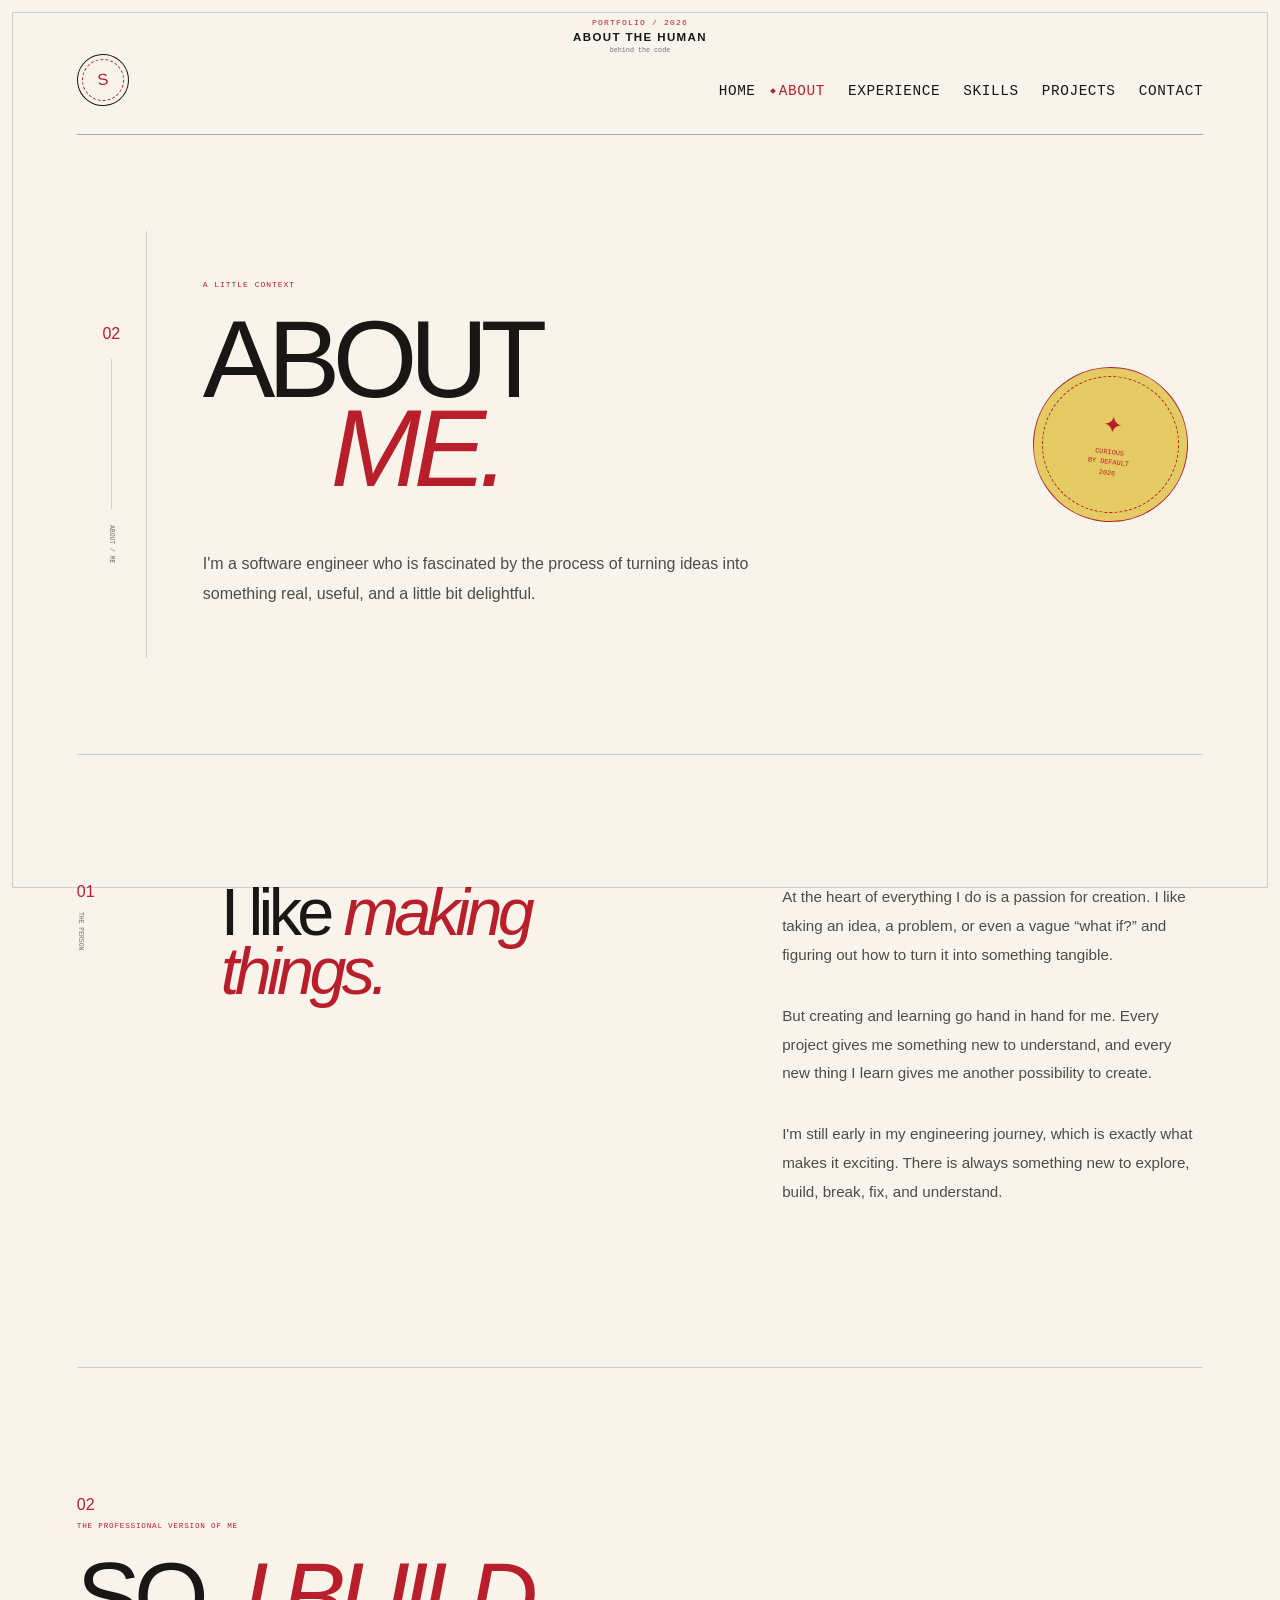
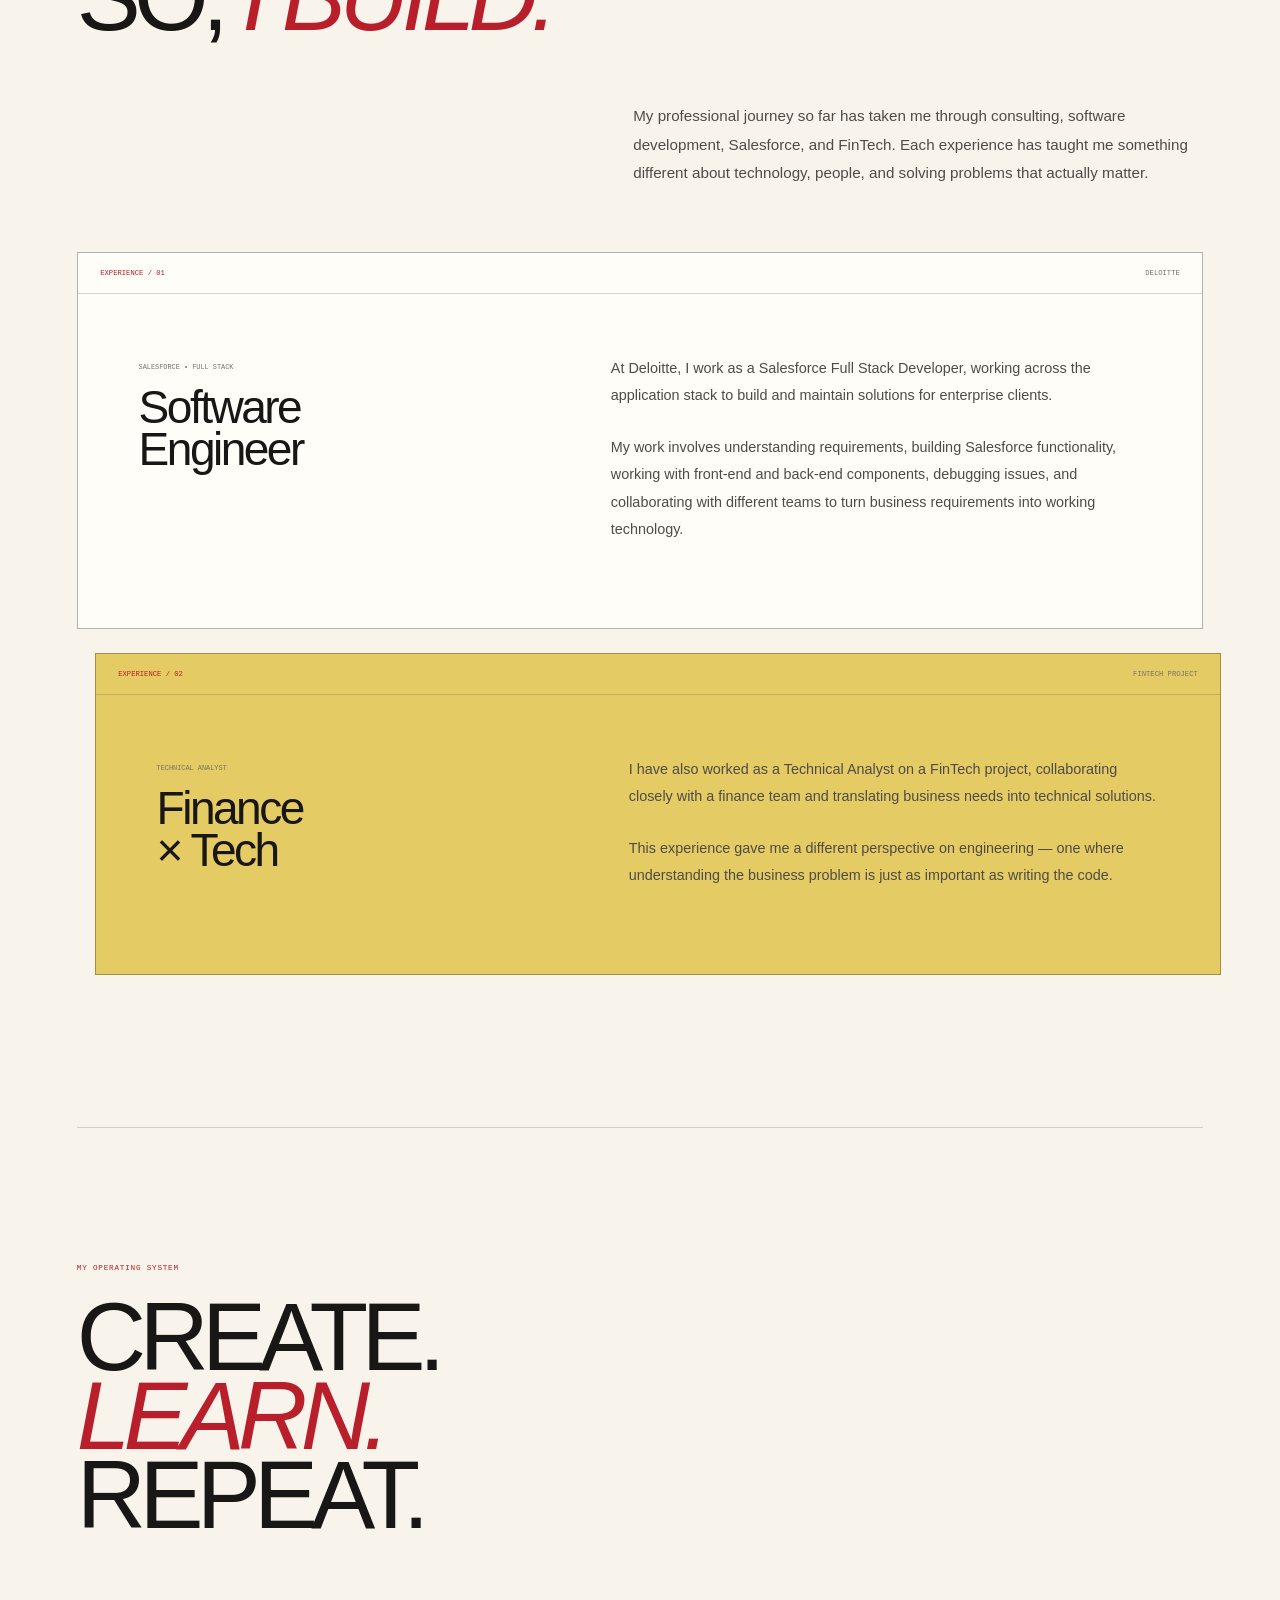
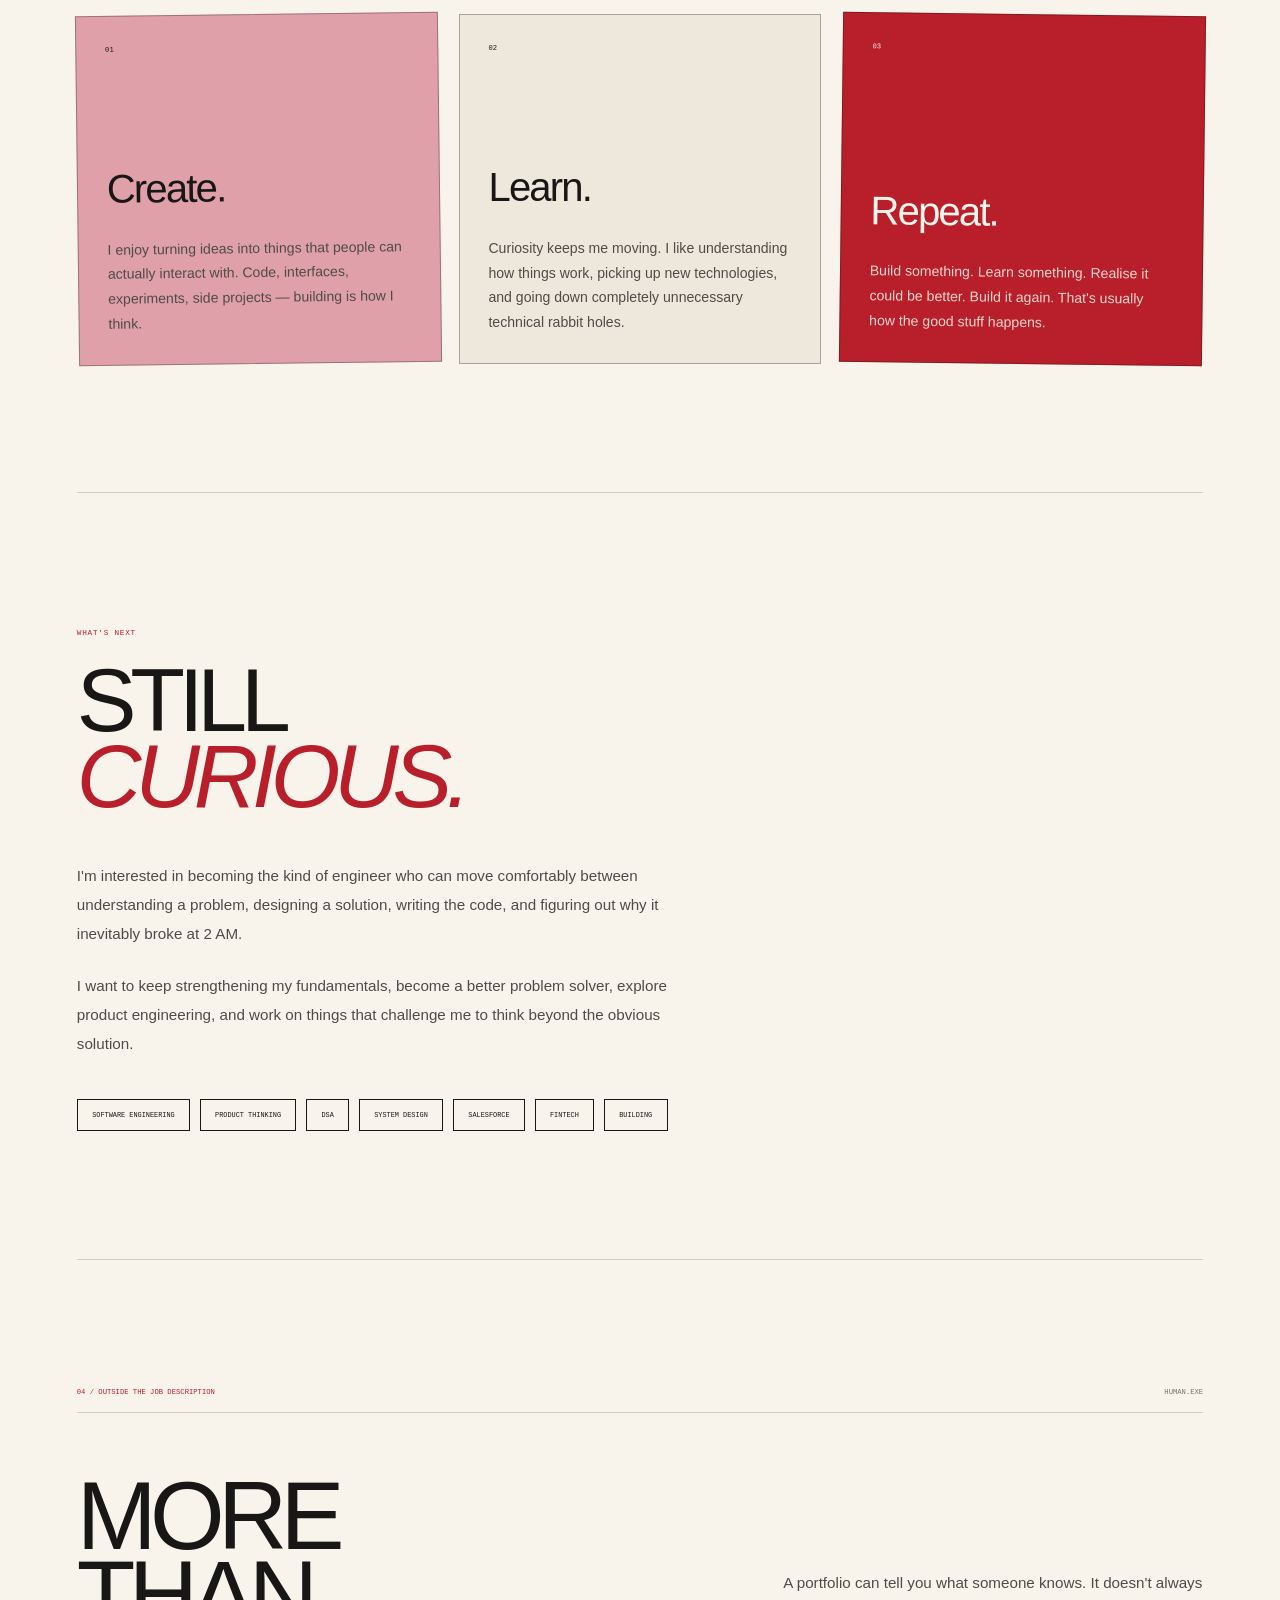
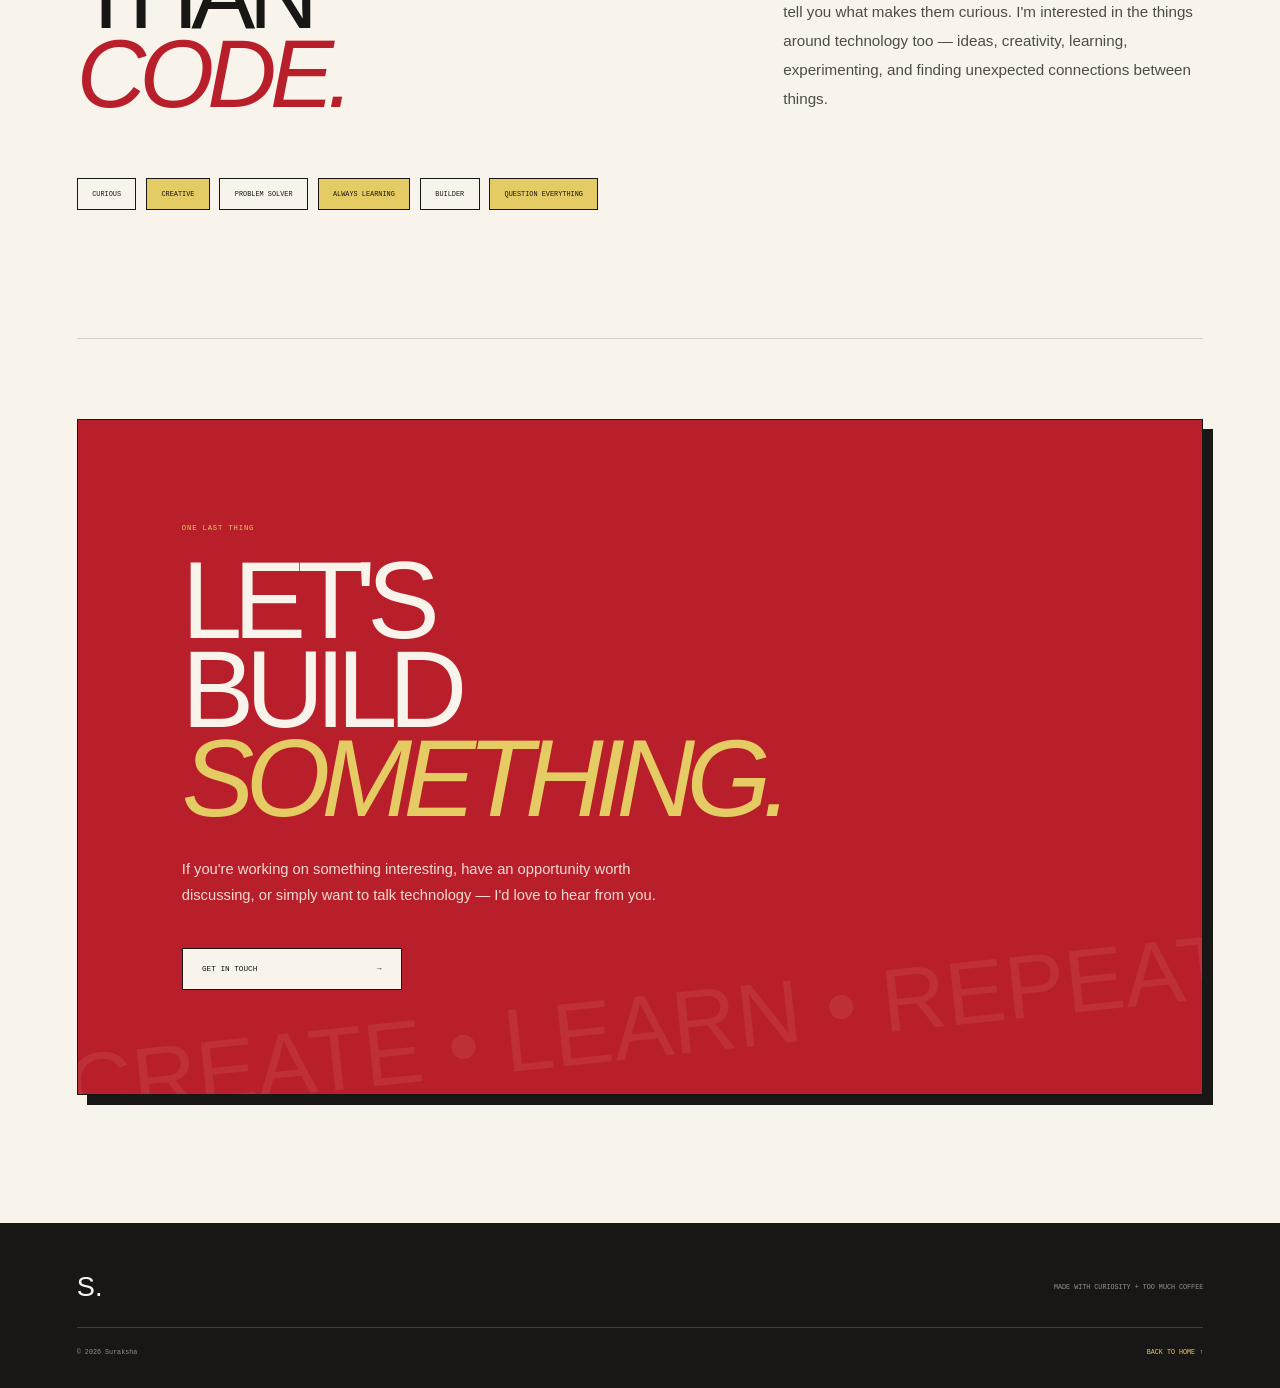
<file: about.html>
<!DOCTYPE html>
<html lang="en">

<head>
    <meta charset="UTF-8">

    <meta name="viewport" content="width=device-width, initial-scale=1.0">

    <title>About — Suraksha</title>

    <link rel="stylesheet" href="about.css">

    <script async src="https://www.googletagmanager.com/gtag/js?id=G-D4G5DGQ4BP"></script>

    <script>
        window.dataLayer = window.dataLayer || [];

        function gtag() {
            dataLayer.push(arguments);
        }

        gtag('js', new Date());

        gtag('config', 'G-D4G5DGQ4BP');
    </script>
</head>

<body class="about-page">

    <!-- =========================
         HEADER
         ========================= -->

    <header class="about-header">

        <a href="index.html" class="about-logo">
            <span>S</span>
        </a>

        <div class="about-header-title">
            <span>PORTFOLIO / 2026</span>
            <strong>ABOUT THE HUMAN</strong>
            <small>behind the code</small>
        </div>

        <nav class="about-navigation">

            <a href="index.html">Home</a>

            <a href="about.html" class="active">About</a>

            <a href="experience.html">Experience</a>

            <a href="skills.html">Skills</a>

            <a href="projects.html">Projects</a>

            <a href="contact.html">Contact</a>

        </nav>

    </header>


    <main>

        <!-- =========================
             HERO
             ========================= -->

        <section class="about-hero">

            <div class="hero-index">

                <strong>02</strong>

                <div class="hero-index-line"></div>

                <small>ABOUT / ME</small>

            </div>


            <div class="hero-content">

                <p class="eyebrow">
                    A LITTLE CONTEXT
                </p>

                <h1>
                    ABOUT
                    <em>ME.</em>
                </h1>

                <p class="hero-description">
                    I'm a software engineer who is fascinated
                    by the process of turning ideas into
                    something real, useful, and a little
                    bit delightful.
                </p>

            </div>


            <div class="hero-stamp">

                <span>✦</span>

                <p>
                    CURIOUS<br>
                    BY DEFAULT<br>
                    2026
                </p>

            </div>

        </section>


        <!-- =========================
             INTRODUCTION
             ========================= -->

        <section class="about-introduction">

            <div class="section-label">

                <strong>01</strong>

                <span>
                    THE PERSON
                </span>

            </div>


            <div class="intro-content">

                <h2 class="intro-heading">
                    I like
                    <em>making things.</em>
                </h2>


                <div class="intro-text">

                    <p>
                        At the heart of everything I do is a
                        passion for creation. I like taking an
                        idea, a problem, or even a vague
                        “what if?” and figuring out how to turn
                        it into something tangible.
                    </p>

                    <p>
                        But creating and learning go hand in
                        hand for me. Every project gives me
                        something new to understand, and every
                        new thing I learn gives me another
                        possibility to create.
                    </p>

                    <p>
                        I'm still early in my engineering
                        journey, which is exactly what makes
                        it exciting. There is always something
                        new to explore, build, break, fix,
                        and understand.
                    </p>

                </div>

            </div>

        </section>


        <!-- =========================
             CAREER
             ========================= -->

        <section class="about-career">

            <span class="career-number">
                02
            </span>

            <p class="career-label">
                THE PROFESSIONAL VERSION OF ME
            </p>

            <h2 class="career-heading">
                SO,
                <em>I BUILD.</em>
            </h2>


            <div class="career-introduction">

                <p>
                    My professional journey so far has taken
                    me through consulting, software development,
                    Salesforce, and FinTech. Each experience
                    has taught me something different about
                    technology, people, and solving problems
                    that actually matter.
                </p>

            </div>


            <!-- Deloitte -->

            <article class="experience-card">

                <div class="experience-card-header">

                    <strong>
                        EXPERIENCE / 01
                    </strong>

                    <span>
                        DELOITTE
                    </span>

                </div>


                <div class="experience-card-body">

                    <div class="experience-role">

                        <small>
                            SALESFORCE • FULL STACK
                        </small>

                        <h3>
                            Software<br>
                            Engineer
                        </h3>

                    </div>


                    <div class="experience-description">

                        <p>
                            At Deloitte, I work as a Salesforce
                            Full Stack Developer, working across
                            the application stack to build and
                            maintain solutions for enterprise
                            clients.
                        </p>

                        <p>
                            My work involves understanding
                            requirements, building Salesforce
                            functionality, working with
                            front-end and back-end components,
                            debugging issues, and collaborating
                            with different teams to turn business
                            requirements into working technology.
                        </p>

                    </div>

                </div>

            </article>


            <!-- FinTech -->

            <article class="experience-card fintech">

                <div class="experience-card-header">

                    <strong>
                        EXPERIENCE / 02
                    </strong>

                    <span>
                        FINTECH PROJECT
                    </span>

                </div>


                <div class="experience-card-body">

                    <div class="experience-role">

                        <small>
                            TECHNICAL ANALYST
                        </small>

                        <h3>
                            Finance<br>
                            × Tech
                        </h3>

                    </div>


                    <div class="experience-description">

                        <p>
                            I have also worked as a Technical
                            Analyst on a FinTech project,
                            collaborating closely with a finance
                            team and translating business needs
                            into technical solutions.
                        </p>

                        <p>
                            This experience gave me a different
                            perspective on engineering — one
                            where understanding the business
                            problem is just as important as
                            writing the code.
                        </p>

                    </div>

                </div>

            </article>

        </section>


        <!-- =========================
             CREATE / LEARN / REPEAT
             ========================= -->

        <section class="create-learn">

            <small>
                MY OPERATING SYSTEM
            </small>

            <h2>
                CREATE.
                <br>
                <em>LEARN.</em>
                <br>
                REPEAT.
            </h2>


            <div class="create-grid">

                <article class="create-card">

                    <small>01</small>

                    <h3>
                        Create.
                    </h3>

                    <p>
                        I enjoy turning ideas into things that
                        people can actually interact with.
                        Code, interfaces, experiments, side
                        projects — building is how I think.
                    </p>

                </article>


                <article class="create-card">

                    <small>02</small>

                    <h3>
                        Learn.
                    </h3>

                    <p>
                        Curiosity keeps me moving. I like
                        understanding how things work, picking
                        up new technologies, and going down
                        completely unnecessary technical
                        rabbit holes.
                    </p>

                </article>


                <article class="create-card">

                    <small>03</small>

                    <h3>
                        Repeat.
                    </h3>

                    <p>
                        Build something. Learn something.
                        Realise it could be better. Build it
                        again. That's usually how the good
                        stuff happens.
                    </p>

                </article>

            </div>

        </section>


        <!-- =========================
             FUTURE
             ========================= -->

        <section class="future-section">

            <small>
                WHAT'S NEXT
            </small>

            <h2>
                STILL
                <br>
                <em>CURIOUS.</em>
            </h2>


            <div class="future-text">

                <p>
                    I'm interested in becoming the kind of
                    engineer who can move comfortably between
                    understanding a problem, designing a
                    solution, writing the code, and figuring
                    out why it inevitably broke at 2 AM.
                </p>

                <p>
                    I want to keep strengthening my fundamentals,
                    become a better problem solver, explore
                    product engineering, and work on things
                    that challenge me to think beyond the
                    obvious solution.
                </p>

            </div>


            <div class="future-tags">

                <span>
                    SOFTWARE ENGINEERING
                </span>

                <span>
                    PRODUCT THINKING
                </span>

                <span>
                    DSA
                </span>

                <span>
                    SYSTEM DESIGN
                </span>

                <span>
                    SALESFORCE
                </span>

                <span>
                    FINTECH
                </span>

                <span>
                    BUILDING
                </span>

            </div>

        </section>


        <!-- =========================
             PERSONALITY
             ========================= -->

        <section class="personality">

            <div class="personality-header">

                <strong>
                    04 / OUTSIDE THE JOB DESCRIPTION
                </strong>

                <span>
                    HUMAN.EXE
                </span>

            </div>


            <div class="personality-main">

                <h2>
                    MORE
                    <br>
                    THAN
                    <br>
                    <em>CODE.</em>
                </h2>


                <p>
                    A portfolio can tell you what someone
                    knows. It doesn't always tell you what
                    makes them curious.

                    I'm interested in the things around
                    technology too — ideas, creativity,
                    learning, experimenting, and finding
                    unexpected connections between things.
                </p>

            </div>


            <div class="personality-tags">

                <span>
                    CURIOUS
                </span>

                <span>
                    CREATIVE
                </span>

                <span>
                    PROBLEM SOLVER
                </span>

                <span>
                    ALWAYS LEARNING
                </span>

                <span>
                    BUILDER
                </span>

                <span>
                    QUESTION EVERYTHING
                </span>

            </div>

        </section>


        <!-- =========================
             FINAL CTA
             ========================= -->

        <section class="about-final">

            <p>
                ONE LAST THING
            </p>

            <h2>
                LET'S
                <br>
                BUILD
                <br>
                <em>SOMETHING.</em>
            </h2>

            <p>
                If you're working on something interesting,
                have an opportunity worth discussing, or
                simply want to talk technology — I'd love
                to hear from you.
            </p>

            <a href="contact.html">
                GET IN TOUCH
                <strong>→</strong>
            </a>

        </section>

    </main>


    <!-- =========================
         FOOTER
         ========================= -->

    <footer class="about-footer">

        <div class="about-footer-inner">

            <div class="about-footer-top">

                <div class="about-footer-logo">
                    S.
                </div>

                <small>
                    MADE WITH CURIOSITY + TOO MUCH COFFEE
                </small>

            </div>


            <div class="about-footer-bottom">

                <span>
                    © 2026 Suraksha
                </span>

                <a href="index.html">
                    BACK TO HOME ↑
                </a>

            </div>

        </div>

    </footer>


</body>

</html>
</file>
<file: about.css>
/* =========================================================
   VARIABLES
   ========================================================= */

:root {
    --red: #b91f2a;
    --red-dark: #8f1720;

    --ink: #181716;
    --body-text: #4f4b47;
    --muted: #77716b;

    --cream: #f8f4ec;
    --cream-dark: #eee8dc;
    --white: #fffdf8;

    --yellow: #e5cb63;
    --pink: #dfa0aa;

    --line: rgba(17, 17, 17, 0.16);
    --line-dark: rgba(17, 17, 17, 0.32);

    --max-width: 1160px;

    --display:
        "Helvetica Neue",
        Arial,
        sans-serif;

    --body:
        "Helvetica Neue",
        Arial,
        sans-serif;

    --mono:
        "Courier New",
        monospace;
}


/* =========================================================
   RESET
   ========================================================= */

* {
    margin: 0;
    padding: 0;
    box-sizing: border-box;
}

html {
    scroll-behavior: smooth;
}

body.about-page {
    width: 100%;
    min-width: 0;

    margin: 0;
    padding: 0;

    background: var(--cream);
    color: var(--ink);

    font-family: var(--body);

    overflow-x: hidden;
}

.about-page main {
    width: 100%;
    margin: 0;
    padding: 0;
}

.about-page section {
    width: 100%;
    height: auto;
    min-height: 0;

    margin: 0;
    padding-left: 0;
    padding-right: 0;
}

.about-page h1,
.about-page h2,
.about-page h3,
.about-page p {
    word-break: normal;
    overflow-wrap: normal;
}

.about-page p {
    color: var(--body-text);
}

.about-page a {
    color: inherit;
    text-decoration: none;
}

.about-page img {
    max-width: 100%;
    display: block;
}

::selection {
    background: var(--red);
    color: var(--cream);
}


/* =========================================================
   MINIMAL PAGE BORDER
   ========================================================= */

.about-page::before {
    content: "";

    position: fixed;

    inset: 12px;

    border: 1px solid var(--line);

    pointer-events: none;

    z-index: 9999;
}


/* =========================================================
   HEADER
   ========================================================= */

.about-header {
    position: relative;

    width: min(var(--max-width), 88%);
    height: 135px;

    margin: 0 auto;

    padding-top: 25px;

    display: flex;

    align-items: center;
    justify-content: space-between;

    border-bottom: 1px solid var(--line-dark);
}


/* =========================================================
   LOGO
   ========================================================= */

.about-logo {
    position: relative;

    width: 52px;
    height: 52px;

    display: flex;

    align-items: center;
    justify-content: center;

    border: 1px solid var(--ink);

    border-radius: 50%;

    font-family: var(--display);

    font-size: 1rem;

    font-weight: 500;

    transform: rotate(-7deg);

    transition:
        transform 0.25s ease,
        background 0.25s ease;
}

.about-logo::before {
    content: "";

    position: absolute;

    inset: 4px;

    border: 1px dashed var(--red);

    border-radius: 50%;
}

.about-logo span {
    position: relative;

    z-index: 2;

    color: var(--red);
}

.about-logo:hover {
    background: var(--red);

    transform:
        rotate(0deg)
        scale(1.06);
}

.about-logo:hover span {
    color: var(--cream);
}


/* =========================================================
   HEADER TITLE
   ========================================================= */

.about-header-title {
    position: absolute;

    top: 18px;
    left: 50%;

    transform: translateX(-50%);

    display: flex;

    flex-direction: column;

    align-items: center;

    text-align: center;

    white-space: nowrap;
}

.about-header-title span {
    color: var(--red);

    font-family: var(--mono);

    font-size: 0.5rem;

    font-weight: 400;

    letter-spacing: 0.15em;
}

.about-header-title strong {
    margin-top: 4px;

    color: var(--ink);

    font-family: var(--display);

    font-size: 0.72rem;

    font-weight: 600;

    letter-spacing: 0.12em;
}

.about-header-title small {
    margin-top: 3px;

    color: var(--muted);

    font-family: var(--mono);

    font-size: 0.42rem;

    font-weight: 400;
}


/* =========================================================
   NAVIGATION
   ========================================================= */

.about-navigation {
    display: flex;

    align-items: center;

    gap: 1.45rem;

    margin-top: 22px;
}

.about-navigation a {
    position: relative;

    color: var(--ink);

    font-family: var(--mono);

    font-size: 0.90rem;

    font-weight: 400;

    text-transform: uppercase;

    letter-spacing: 0.04em;

    transition: color 0.2s ease;
}

.about-navigation a:hover,
.about-navigation a.active {
    color: var(--red);
}

.about-navigation a::before {
    content: "";

    position: absolute;

    left: -8px;
    top: 50%;

    width: 4px;
    height: 4px;

    background: var(--red);

    transform:
        translateY(-50%)
        rotate(45deg);

    opacity: 0;

    transition: opacity 0.2s ease;
}

.about-navigation a:hover::before,
.about-navigation a.active::before {
    opacity: 1;
}


/* =========================================================
   HERO
   ========================================================= */

.about-hero {
    width: min(var(--max-width), 88%) !important;

    min-height: 620px !important;

    margin: 0 auto !important;

    padding:
        6rem 0 !important;

    display: grid !important;

    grid-template-columns:
        70px
        minmax(0, 1fr)
        170px !important;

    column-gap: 3.5rem !important;

    align-items: center !important;

    border-bottom: 1px solid var(--line);
}


/* Hero index */

.hero-index {
    height: 100%;

    display: flex;

    flex-direction: column;

    align-items: center;

    justify-content: center;

    gap: 1rem;

    border-right: 1px solid var(--line);
}

.hero-index strong {
    color: var(--red);

    font-family: var(--display);

    font-size: 1rem;

    font-weight: 400;
}

.hero-index-line {
    width: 1px;

    height: 150px;

    background: var(--line);
}

.hero-index small {
    color: var(--muted);

    font-family: var(--mono);

    font-size: 0.4rem;

    font-weight: 400;

    writing-mode: vertical-rl;
}


/* Hero content */

.hero-content {
    width: 100%;

    min-width: 0;
}

.hero-content .eyebrow {
    margin-bottom: 1.6rem;

    color: var(--red) !important;

    font-family: var(--mono);

    font-size: 0.5rem;

    font-weight: 400;

    letter-spacing: 0.12em;
}

.hero-content h1 {
    width: 100%;

    margin: 0;

    color: var(--ink) !important;

    font-family: var(--display);

    font-size:
        clamp(5rem, 8.5vw, 8.5rem);

    font-weight: 500;

    line-height: 0.82;

    letter-spacing: -0.07em;
}

.hero-content h1 em {
    display: block;

    margin-left: 10vw;

    color: var(--red) !important;

    font-style: italic;

    font-weight: 500;
}

.hero-description {
    width: 100%;

    max-width: 620px;

    margin-top: 3.5rem;

    color: var(--body-text) !important;

    font-family: var(--body);

    font-size: 1rem !important;

    font-weight: 400 !important;

    line-height: 1.85 !important;
}


/* Hero stamp */

.hero-stamp {
    position: relative;

    width: 155px;
    height: 155px;

    display: flex;

    flex-direction: column;

    align-items: center;

    justify-content: center;

    border: 1px solid var(--red);

    background: var(--yellow);

    border-radius: 50%;

    color: var(--red);

    transform: rotate(7deg);

    animation:
        floatStamp 5s ease-in-out infinite;
}

.hero-stamp::before {
    content: "";

    position: absolute;

    inset: 8px;

    border: 1px dashed var(--red);

    border-radius: 50%;
}

.hero-stamp span {
    position: relative;

    font-size: 1.5rem;

    font-weight: 400;
}

.hero-stamp p {
    position: relative;

    margin-top: 0.5rem;

    color: var(--red) !important;

    font-family: var(--mono) !important;

    font-size: 0.43rem !important;

    font-weight: 400 !important;

    line-height: 1.5 !important;

    text-align: center;
}


/* =========================================================
   INTRODUCTION
   ========================================================= */

.about-introduction {
    width: min(var(--max-width), 88%) !important;

    margin: 0 auto !important;

    padding:
        8rem 0 !important;

    display: grid !important;

    grid-template-columns:
        80px
        minmax(0, 1fr) !important;

    column-gap: 4rem !important;

    border-bottom: 1px solid var(--line);
}


/* Section label */

.section-label {
    width: 80px;

    display: flex;

    flex-direction: column;

    align-items: flex-start;

    gap: 0.7rem;
}

.section-label strong {
    color: var(--red);

    font-family: var(--display);

    font-size: 1rem;

    font-weight: 400;
}

.section-label span {
    color: var(--muted);

    font-family: var(--mono);

    font-size: 0.4rem;

    font-weight: 400;

    writing-mode: vertical-rl;
}


/* Intro content */

.intro-content {
    width: 100%;

    min-width: 0;

    display: grid;

    grid-template-columns:
        minmax(0, 1.05fr)
        minmax(320px, 0.95fr);

    column-gap: 6rem;

    align-items: start;
}

.intro-heading {
    width: 100%;

    margin: 0;

    color: var(--ink) !important;

    font-family: var(--display);

    font-size:
        clamp(3.8rem, 5.2vw, 5.6rem);

    font-weight: 500;

    line-height: 0.88;

    letter-spacing: -0.07em;
}

.intro-heading em {
    color: var(--red) !important;

    font-style: italic;

    font-weight: 500;
}


/* Intro text */

.intro-text {
    width: 100%;

    max-width: 560px;
}

.intro-text p {
    width: 100%;

    max-width: 560px;

    margin:
        0 0 2rem 0;

    color: var(--body-text) !important;

    font-family: var(--body);

    font-size: 0.95rem !important;

    font-weight: 400 !important;

    line-height: 1.9 !important;
}


/* =========================================================
   CAREER
   ========================================================= */

.about-career {
    width: min(var(--max-width), 88%) !important;

    margin: 0 auto !important;

    padding:
        8rem 0 !important;

    border-bottom: 1px solid var(--line);
}

.career-number {
    color: var(--red);

    font-family: var(--display);

    font-size: 1rem;

    font-weight: 400;
}

.career-label {
    margin-top: 0.5rem;

    color: var(--red) !important;

    font-family: var(--mono);

    font-size: 0.48rem !important;

    font-weight: 400 !important;

    letter-spacing: 0.1em;
}

.career-heading {
    width: 100%;

    margin:
        1.7rem 0 0;

    padding: 0;

    color: var(--ink) !important;

    font-family: var(--display);

    font-size:
        clamp(4.5rem, 7.5vw, 7.5rem);

    font-weight: 500;

    line-height: 0.84;

    letter-spacing: -0.07em;
}

.career-heading em {
    color: var(--red) !important;

    font-style: italic;

    font-weight: 500;
}


/* Career introduction */

.career-introduction {
    width: 100%;

    max-width: 570px;

    margin:
        4rem 0
        4rem auto;
}

.career-introduction p {
    width: 100%;

    max-width: 570px;

    color: var(--body-text) !important;

    font-size: 0.95rem !important;

    font-weight: 400 !important;

    line-height: 1.9 !important;
}


/* =========================================================
   EXPERIENCE CARDS
   ========================================================= */

.experience-card {
    width: 100%;

    margin:
        0 0 1.5rem;

    background: var(--white);

    border:
        1px solid var(--line-dark);

    transition:
        transform 0.3s ease,
        box-shadow 0.3s ease;
}

.experience-card:hover {
    transform: translateY(-6px);

    box-shadow:
        8px 8px 0
        rgba(17, 17, 17, 0.06);
}


/* Card header */

.experience-card-header {
    width: 100%;

    padding:
        1rem 1.4rem;

    display: flex;

    align-items: center;

    justify-content: space-between;

    border-bottom:
        1px solid var(--line);

    font-family: var(--mono);

    font-size: 0.45rem;

    font-weight: 400;
}

.experience-card-header strong {
    color: var(--red);

    font-weight: 400;
}

.experience-card-header span {
    color: var(--muted);
}


/* Card body */

.experience-card-body {
    width: 100%;

    padding: 3.8rem;

    display: grid;

    grid-template-columns:
        minmax(0, 0.85fr)
        minmax(0, 1.15fr);

    column-gap: 5rem;

    align-items: start;
}


/* Role */

.experience-role {
    width: 100%;
}

.experience-role small {
    color: var(--muted);

    font-family: var(--mono);

    font-size: 0.43rem;

    font-weight: 400;
}

.experience-role h3 {
    width: 100%;

    margin-top: 0.8rem;

    color: var(--ink);

    font-family: var(--display);

    font-size:
        clamp(2.5rem, 3.6vw, 4rem);

    font-weight: 500;

    line-height: 0.92;

    letter-spacing: -0.055em;
}


/* Description */

.experience-description {
    width: 100%;

    max-width: 580px;
}

.experience-description p {
    width: 100%;

    max-width: 580px;

    margin-bottom: 1.5rem;

    color: var(--body-text) !important;

    font-size: 0.9rem !important;

    font-weight: 400 !important;

    line-height: 1.9 !important;
}


/* FinTech */

.fintech {
    background: var(--yellow);

    transform: translateX(18px);
}

.fintech:hover {
    transform:
        translateX(18px)
        translateY(-6px);
}


/* =========================================================
   CREATE / LEARN / REPEAT
   ========================================================= */

.create-learn {
    width: min(var(--max-width), 88%) !important;

    margin: 0 auto !important;

    padding:
        8rem 0 !important;

    border-bottom: 1px solid var(--line);
}

.create-learn > small {
    color: var(--red);

    font-family: var(--mono);

    font-size: 0.48rem;

    font-weight: 400;

    letter-spacing: 0.1em;
}

.create-learn h2 {
    width: 100%;

    margin-top: 1.5rem;

    color: var(--ink);

    font-family: var(--display);

    font-size:
        clamp(4.5rem, 7.5vw, 7.5rem);

    font-weight: 500;

    line-height: 0.82;

    letter-spacing: -0.07em;
}

.create-learn h2 em {
    color: var(--red);

    font-style: italic;

    font-weight: 500;
}


/* =========================================================
   CREATE CARDS
   ========================================================= */

.create-grid {
    width: 100%;

    margin-top: 5rem;

    display: grid;

    grid-template-columns:
        repeat(
            3,
            minmax(0, 1fr)
        );

    gap: 1.2rem;

    align-items: stretch;
}

.create-card {
    width: 100%;

    min-height: 350px;

    padding: 1.8rem;

    display: flex;

    flex-direction: column;

    justify-content: space-between;

    border:
        1px solid var(--line-dark);

    overflow: hidden;

    transition:
        transform 0.3s ease,
        box-shadow 0.3s ease;
}

.create-card:hover {
    transform:
        translateY(-7px);

    box-shadow:
        7px 7px 0
        rgba(17, 17, 17, 0.06);
}


/* Card colors */

.create-card:nth-child(1) {
    background: var(--pink);

    transform: rotate(-0.7deg);
}

.create-card:nth-child(2) {
    background: var(--cream-dark);
}

.create-card:nth-child(3) {
    background: var(--red);

    color: var(--cream);

    transform: rotate(0.7deg);
}


/* Card number */

.create-card > small {
    color: inherit;

    font-family: var(--mono);

    font-size: 0.45rem;

    font-weight: 400;
}


/* Card heading */

.create-card h3 {
    position: relative;

    margin-top: auto;

    margin-bottom: 1.8rem;

    color: var(--ink);

    font-family: var(--display);

    font-size: 2.5rem;

    font-weight: 500;

    line-height: 1;

    letter-spacing: -0.045em;
}

.create-card:nth-child(3) h3 {
    color: var(--cream);
}


/* Card paragraph */

.create-card p {
    position: relative;

    width: 100%;

    margin: 0;

    color: var(--body-text) !important;

    font-family: var(--body);

    font-size: 0.88rem !important;

    font-weight: 400 !important;

    line-height: 1.75 !important;
}

.create-card:nth-child(3) p {
    color:
        rgba(
            250,
            245,
            235,
            0.86
        ) !important;
}


/* =========================================================
   FUTURE
   ========================================================= */

.future-section {
    width: min(var(--max-width), 88%) !important;

    margin: 0 auto !important;

    padding:
        8rem 0 !important;

    border-bottom: 1px solid var(--line);
}

.future-section > small {
    color: var(--red);

    font-family: var(--mono);

    font-size: 0.48rem;

    font-weight: 400;

    letter-spacing: 0.1em;
}

.future-section h2 {
    width: 100%;

    margin-top: 1.5rem;

    color: var(--ink);

    font-family: var(--display);

    font-size:
        clamp(4.2rem, 7vw, 7rem);

    font-weight: 500;

    line-height: 0.84;

    letter-spacing: -0.07em;
}

.future-section h2 em {
    color: var(--red);

    font-style: italic;

    font-weight: 500;
}

.future-text {
    width: 100%;

    max-width: 600px;

    margin-top: 3rem;
}

.future-text p {
    width: 100%;

    max-width: 600px;

    margin-bottom: 1.5rem;

    color: var(--body-text) !important;

    font-size: 0.95rem !important;

    font-weight: 400 !important;

    line-height: 1.9 !important;
}


/* Tags */

.future-tags {
    margin-top: 2.5rem;

    display: flex;

    flex-wrap: wrap;

    gap: 0.6rem;
}

.future-tags span {
    padding:
        0.7rem
        0.9rem;

    border:
        1px solid var(--ink);

    color: var(--ink);

    font-family: var(--mono);

    font-size: 0.43rem;

    font-weight: 400;

    transition:
        background 0.2s ease,
        color 0.2s ease,
        transform 0.2s ease;
}

.future-tags span:hover {
    background: var(--red);

    color: var(--cream);

    border-color: var(--red);

    transform: translateY(-3px);
}


/* =========================================================
   PERSONALITY
   ========================================================= */

.personality {
    width: min(var(--max-width), 88%) !important;

    margin: 0 auto !important;

    padding:
        8rem 0 !important;

    border-bottom: 1px solid var(--line);
}

.personality-header {
    width: 100%;

    padding-bottom: 1rem;

    display: flex;

    align-items: center;

    justify-content: space-between;

    border-bottom:
        1px solid var(--line);

    color: var(--muted);

    font-family: var(--mono);

    font-size: 0.45rem;

    font-weight: 400;
}

.personality-header strong {
    color: var(--red);

    font-weight: 400;
}

.personality-main {
    width: 100%;

    margin-top: 4rem;

    display: grid;

    grid-template-columns:
        minmax(0, 1fr)
        420px;

    gap: 6rem;

    align-items: end;
}

.personality-main h2 {
    width: 100%;

    color: var(--ink);

    font-family: var(--display);

    font-size:
        clamp(4.5rem, 7.5vw, 7.5rem);

    font-weight: 500;

    line-height: 0.82;

    letter-spacing: -0.07em;
}

.personality-main h2 em {
    color: var(--red);

    font-style: italic;

    font-weight: 500;
}

.personality-main p {
    width: 100%;

    max-width: 420px;

    color: var(--body-text) !important;

    font-size: 0.95rem !important;

    font-weight: 400 !important;

    line-height: 1.9 !important;
}


/* Personality tags */

.personality-tags {
    margin-top: 4rem;

    display: flex;

    flex-wrap: wrap;

    gap: 0.6rem;
}

.personality-tags span {
    padding:
        0.7rem
        0.9rem;

    border:
        1px solid var(--ink);

    color: var(--ink);

    font-family: var(--mono);

    font-size: 0.43rem;

    font-weight: 400;

    transition:
        transform 0.2s ease,
        background 0.2s ease;
}

.personality-tags span:nth-child(even) {
    background: var(--yellow);
}

.personality-tags span:hover {
    background: var(--red);

    color: var(--cream);

    border-color: var(--red);

    transform: translateY(-4px);
}


/* =========================================================
   FINAL CTA
   ========================================================= */

.about-final {
    position: relative;

    width: min(var(--max-width), 88%) !important;

    min-height: 460px;

    margin:
        5rem auto
        8rem !important;

    padding: 6.5rem !important;

    background: var(--red);

    color: var(--cream);

    border:
        1px solid var(--ink);

    box-shadow:
        10px 10px 0 var(--ink);

    overflow: hidden;
}

.about-final::before {
    content:
        "CREATE • LEARN • REPEAT";

    position: absolute;

    right: -2rem;
    bottom: 1rem;

    color:
        rgba(
            250,
            245,
            235,
            0.08
        );

    font-family: var(--display);

    font-size:
        clamp(
            3rem,
            7vw,
            7rem
        );

    font-weight: 500;

    white-space: nowrap;

    transform: rotate(-6deg);
}

.about-final > p:first-child {
    position: relative;

    color: var(--yellow) !important;

    font-family: var(--mono);

    font-size: 0.45rem !important;

    font-weight: 400 !important;

    letter-spacing: 0.12em;

    z-index: 2;
}

.about-final h2 {
    position: relative;

    width: 100%;

    margin-top: 1.5rem;

    color: var(--cream) !important;

    font-family: var(--display);

    font-size:
        clamp(
            4.5rem,
            8.5vw,
            8.5rem
        );

    font-weight: 500;

    line-height: 0.82;

    letter-spacing: -0.08em;

    z-index: 2;
}

.about-final h2 em {
    color: var(--yellow) !important;

    font-style: italic;

    font-weight: 500;
}

.about-final > p:nth-of-type(2) {
    position: relative;

    width: 100%;

    max-width: 520px;

    margin-top: 2rem;

    color:
        rgba(
            250,
            245,
            235,
            0.88
        ) !important;

    font-family: var(--body);

    font-size: 0.92rem !important;

    font-weight: 400 !important;

    line-height: 1.8 !important;

    z-index: 2;
}

.about-final > a {
    position: relative;

    width: 220px;

    margin-top: 2.5rem;

    padding:
        1rem 1.2rem;

    display: flex;

    align-items: center;

    justify-content: space-between;

    background: var(--cream);

    color: var(--ink);

    border:
        1px solid var(--ink);

    font-family: var(--mono);

    font-size: 0.48rem;

    font-weight: 400;

    z-index: 2;

    transition:
        transform 0.25s ease,
        background 0.2s ease;
}

.about-final > a:hover {
    background: var(--yellow);

    transform:
        translateY(-5px)
        rotate(-1deg);
}


/* =========================================================
   FOOTER
   ========================================================= */

.about-footer {
    width: 100%;

    padding:
        3rem 6vw
        2rem;

    background: var(--ink);

    color: var(--cream);
}

.about-footer-inner {
    width: min(
        var(--max-width),
        100%
    );

    margin: 0 auto;
}

.about-footer-top {
    padding-bottom: 1.5rem;

    display: flex;

    align-items: center;

    justify-content: space-between;

    border-bottom:
        1px solid
        rgba(
            250,
            245,
            235,
            0.18
        );
}

.about-footer-logo {
    font-family: var(--display);

    font-size: 1.7rem;

    font-weight: 500;
}

.about-footer small {
    color:
        rgba(
            250,
            245,
            235,
            0.55
        );

    font-family: var(--mono);

    font-size: 0.42rem;

    font-weight: 400;
}

.about-footer-bottom {
    padding-top: 1.2rem;

    display: flex;

    align-items: center;

    justify-content: space-between;

    color:
        rgba(
            250,
            245,
            235,
            0.55
        );

    font-family: var(--mono);

    font-size: 0.42rem;

    font-weight: 400;
}

.about-footer-bottom a {
    color: var(--yellow);
}


/* =========================================================
   ANIMATION
   ========================================================= */

@keyframes floatStamp {

    0%,
    100% {
        transform:
            rotate(7deg)
            translateY(0);
    }

    50% {
        transform:
            rotate(3deg)
            translateY(-8px);
    }
}


/* =========================================================
   TABLET
   ========================================================= */

@media screen and (max-width: 1000px) {

    .about-hero {
        grid-template-columns:
            60px
            minmax(0, 1fr) !important;

        column-gap: 3rem !important;
    }

    .hero-stamp {
        display: none;
    }

    .intro-content {
        grid-template-columns:
            minmax(0, 1fr)
            minmax(260px, 0.8fr) !important;

        gap: 3rem !important;
    }

    .experience-card-body {
        column-gap: 3rem !important;
    }

    .personality-main {
        grid-template-columns:
            minmax(0, 1fr)
            320px !important;

        gap: 3rem !important;
    }
}


/* =========================================================
   MOBILE
   ========================================================= */

@media screen and (max-width: 800px) {

    .about-page::before {
        inset: 7px;
    }


    /* Header */

    .about-header {
        width: 88%;

        height: 90px;

        padding-top: 10px;
    }

    .about-header-title,
    .about-navigation {
        display: none;
    }


    /* Hero */

    .about-hero {
        width: 88% !important;

        display: block !important;

        min-height: auto !important;

        padding:
            5rem 0 !important;
    }

    .hero-index {
        display: none;
    }

    .hero-content h1 {
        font-size:
            clamp(
                4rem,
                15vw,
                6.5rem
            ) !important;
    }

    .hero-content h1 em {
        margin-left: 1rem;
    }

    .hero-description {
        max-width: 600px !important;

        font-size: 0.95rem !important;
    }


    /* Introduction */

    .about-introduction {
        width: 88% !important;

        display: block !important;

        padding:
            6rem 0 !important;
    }

    .section-label {
        width: auto;

        margin-bottom: 2.5rem;

        flex-direction: row;

        align-items: center;
    }

    .section-label span {
        writing-mode: initial;
    }

    .intro-content {
        display: block !important;
    }

    .intro-heading {
        margin-bottom: 3rem !important;

        font-size:
            clamp(
                3.2rem,
                12vw,
                5rem
            ) !important;
    }

    .intro-text,
    .intro-text p {
        width: 100% !important;

        max-width: 600px !important;
    }


    /* Career */

    .about-career {
        width: 88% !important;

        padding:
            6rem 0 !important;
    }

    .career-heading {
        font-size:
            clamp(
                3.8rem,
                14vw,
                6rem
            ) !important;
    }

    .career-introduction {
        width: 100% !important;

        max-width: 600px !important;

        margin:
            3rem 0
            3.5rem !important;
    }

    .experience-card-body {
        display: block !important;

        padding:
            2.5rem 1.5rem !important;
    }

    .experience-role {
        margin-bottom: 3rem;
    }

    .experience-description,
    .experience-description p {
        width: 100% !important;

        max-width: 600px !important;
    }

    .fintech,
    .fintech:hover {
        transform: none !important;
    }


    /* Create */

    .create-learn {
        width: 88% !important;

        padding:
            6rem 0 !important;
    }

    .create-grid {
        grid-template-columns: 1fr !important;

        margin-top: 4rem;
    }

    .create-card:nth-child(1),
    .create-card:nth-child(3) {
        transform: none;
    }

    .create-card {
        min-height: 320px !important;
    }


    /* Future */

    .future-section {
        width: 88% !important;

        padding:
            6rem 0 !important;
    }

    .future-text,
    .future-text p {
        max-width: 600px !important;
    }


    /* Personality */

    .personality {
        width: 88% !important;

        padding:
            6rem 0 !important;
    }

    .personality-header {
        flex-direction: column;

        align-items: flex-start;

        gap: 0.5rem;
    }

    .personality-main {
        display: block !important;

        margin-top: 3rem;
    }

    .personality-main h2 {
        margin-bottom: 3rem;

        font-size:
            clamp(
                4rem,
                14vw,
                6.5rem
            ) !important;
    }

    .personality-main p {
        max-width: 600px !important;
    }


    /* CTA */

    .about-final {
        width: 88% !important;

        min-height: auto;

        margin:
            3rem auto
            5rem !important;

        padding:
            4rem 7% !important;

        box-shadow:
            7px 7px 0 var(--ink);
    }

    .about-final h2 {
        font-size:
            clamp(
                4rem,
                15vw,
                6rem
            ) !important;
    }


    /* Footer */

    .about-footer-top,
    .about-footer-bottom {
        flex-direction: column;

        align-items: flex-start;

        font-size:0.92rem;
        
        gap: 1rem;
    }
}


/* =========================================================
   SMALL MOBILE
   ========================================================= */

@media screen and (max-width: 500px) {

    .about-page p {
        font-size: 0.88rem !important;

        font-weight: 400 !important;
    }

    .hero-description {
        font-size: 0.92rem !important;
    }

    .intro-text p,
    .career-introduction p,
    .future-text p,
    .personality-main p {
        font-size: 0.88rem !important;
    }

    .about-final {
        padding:
            3.5rem 7% !important;
    }
}


/* =========================================================
   REDUCED MOTION
   ========================================================= */

@media (prefers-reduced-motion: reduce) {

    *,
    *::before,
    *::after {
        animation: none !important;

        transition: none !important;
    }
}
</file>
